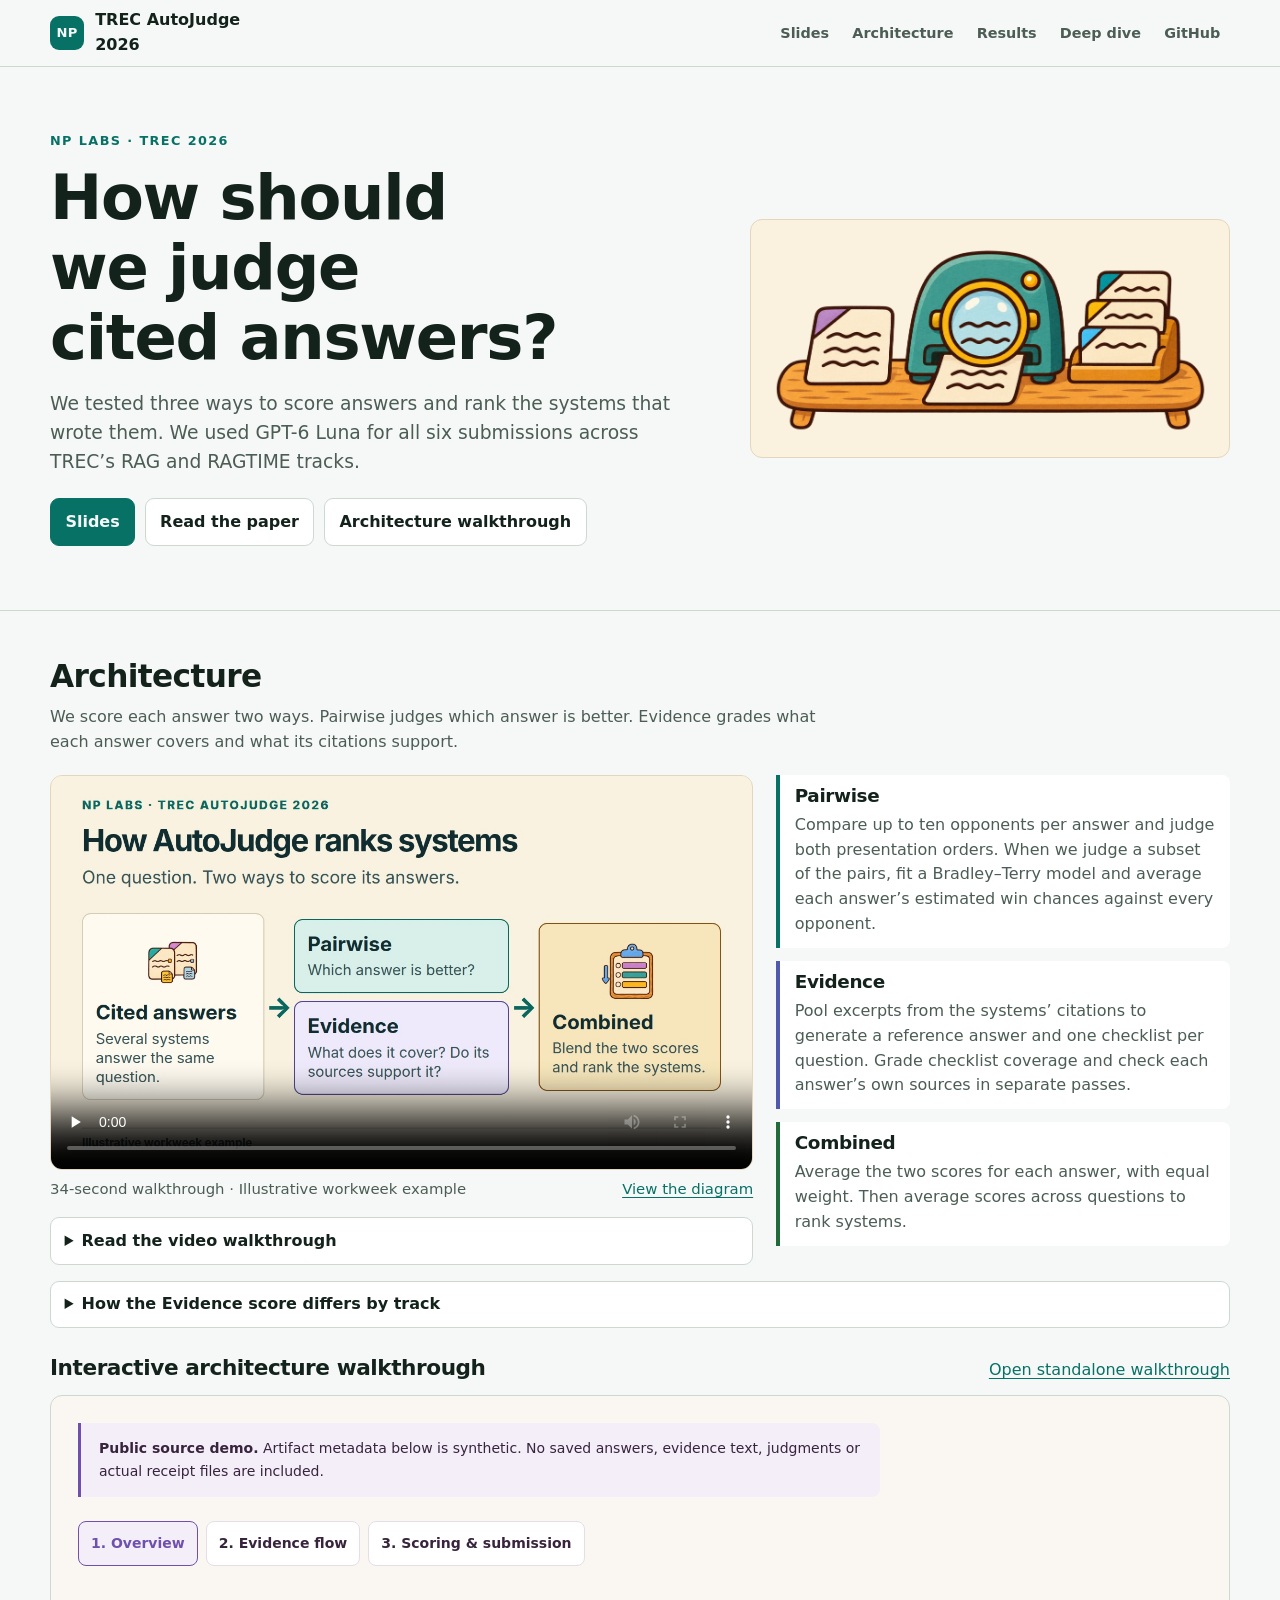
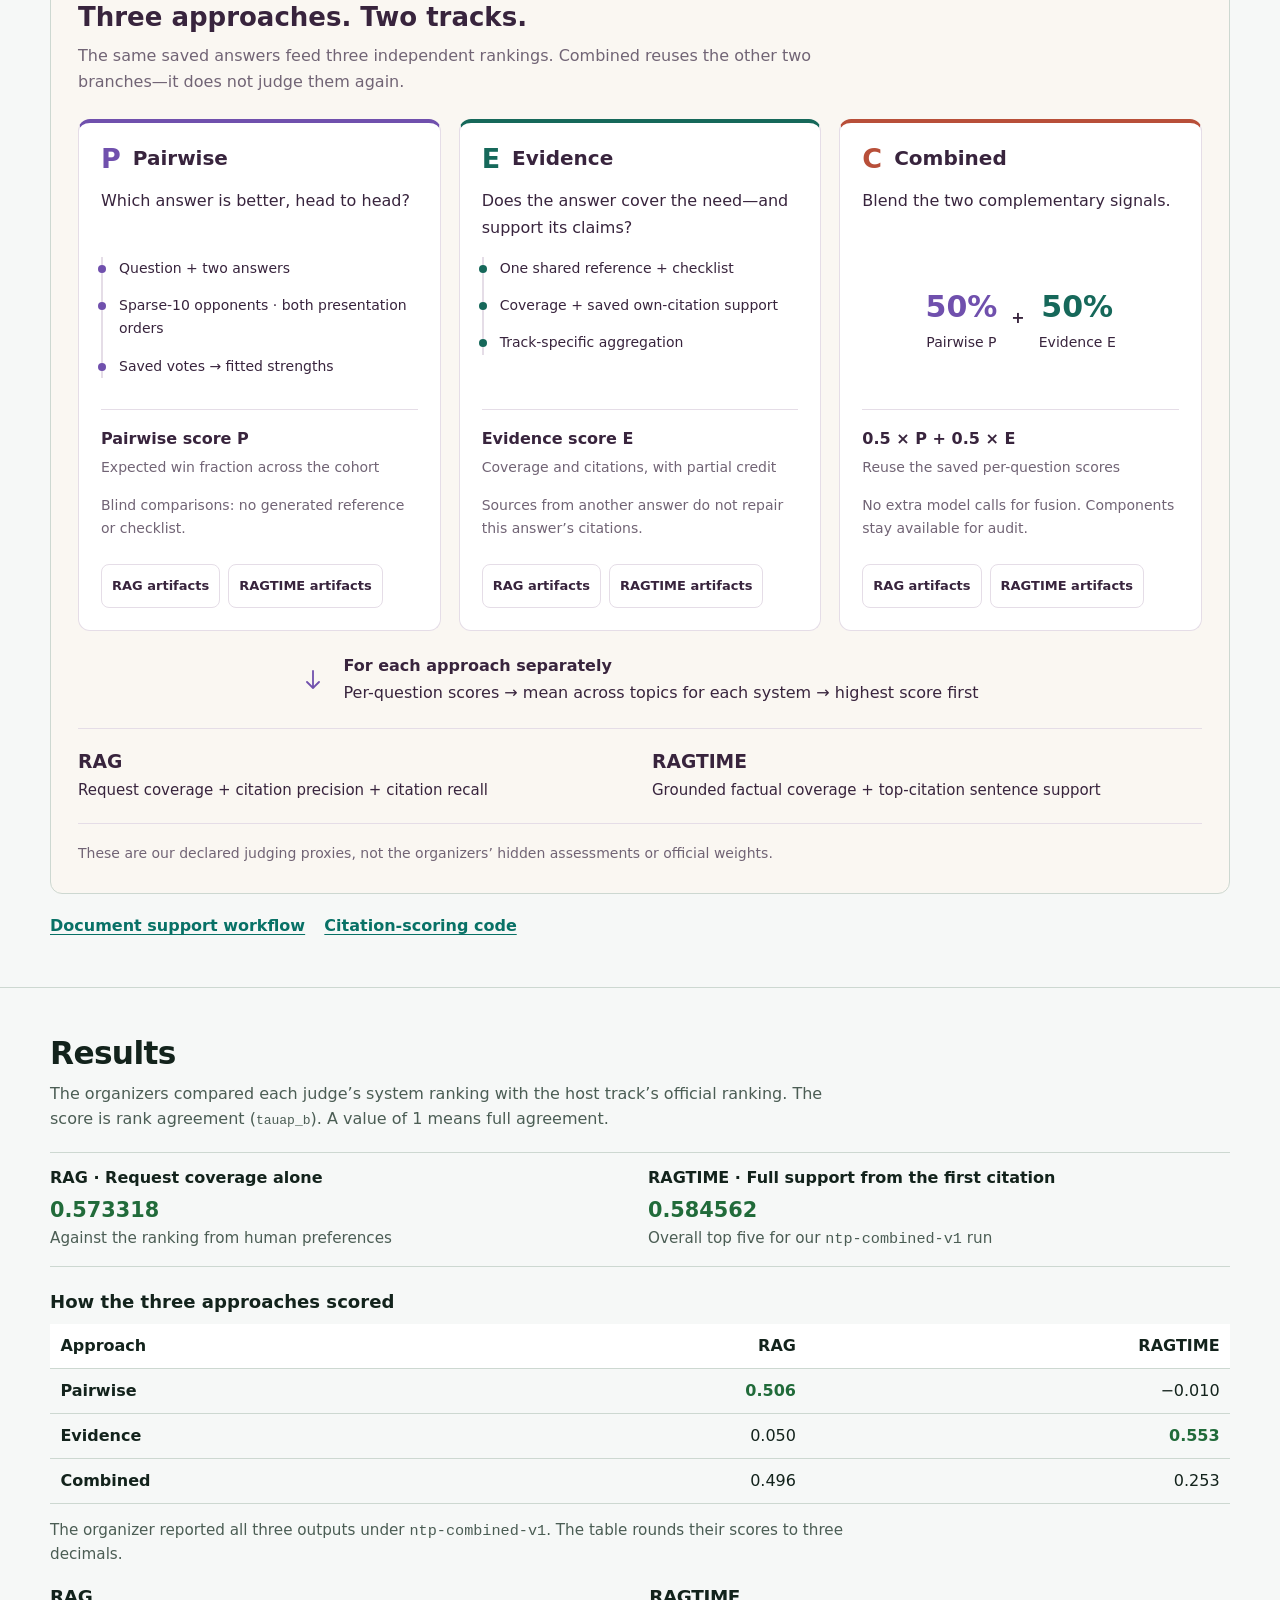
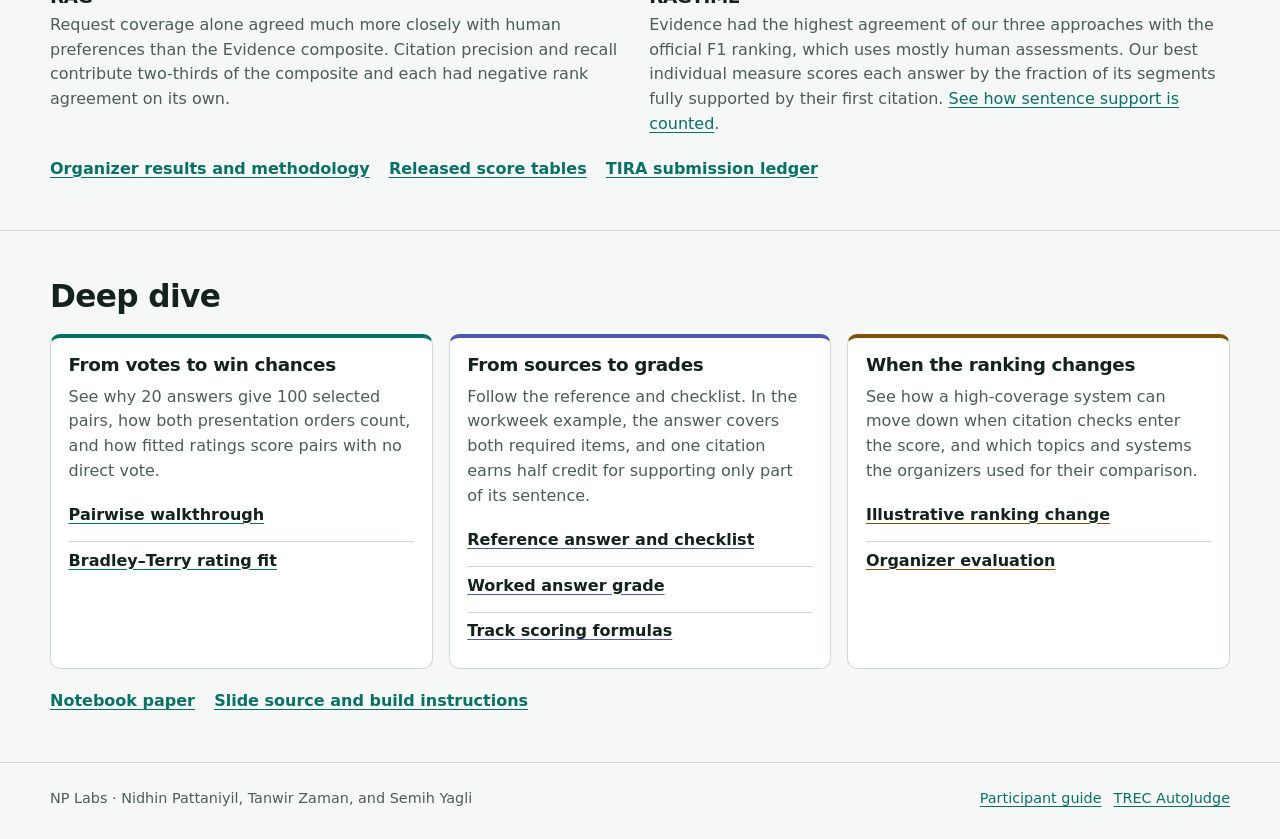
<file: index.html>
<!doctype html>
<html lang="en">
<head>
  <meta charset="utf-8">
  <meta name="viewport" content="width=device-width, initial-scale=1">
  <meta name="description" content="NP Labs at TREC AutoJudge 2026. Watch the judging walkthrough, explore the architecture, and see how the methods scored on RAG and RAGTIME.">
  <title>TREC AutoJudge 2026 · NP Labs</title>
  <link rel="stylesheet" href="docs/assets/project-site.css">
</head>
<body id="top">
  <a class="skip-link" href="#main">Skip to content</a>
  <header class="topbar">
    <div class="shell topbar-inner">
      <a class="brand" href="#top">
        <span class="brand-mark" aria-hidden="true">NP</span>
        <span>TREC AutoJudge 2026</span>
      </a>
      <nav aria-label="Project navigation">
        <a href="docs/paper/slides/talk.html">Slides</a>
        <a href="#architecture">Architecture</a>
        <a href="#results">Results</a>
        <a href="#deep-dive">Deep dive</a>
        <a href="https://github.com/npatta01/trec-auto-judge-2026">GitHub</a>
      </nav>
    </div>
  </header>

  <main id="main" tabindex="-1">
    <section class="hero" aria-labelledby="hero-title">
      <div class="shell hero-layout">
        <div>
          <p class="eyebrow">NP Labs · TREC 2026</p>
          <h1 id="hero-title">How should we judge cited answers?</h1>
          <p class="lede">We tested three ways to score answers and rank the systems that wrote them. We used GPT-6 Luna for all six submissions across TREC’s RAG and RAGTIME tracks.</p>
          <div class="actions">
            <a class="button primary" href="docs/paper/slides/talk.html">Slides</a>
            <a class="button" href="docs/paper/autojudge2026.pdf">Read the paper</a>
            <a class="button" href="#architecture-walkthrough">Architecture walkthrough</a>
          </div>
        </div>
        <img class="hero-art" src="docs/paper/slides/art/autojudge-cover.webp"
             width="1881" height="836" alt="An illustrated judging station examines an answer sheet beside a stack of ranked results.">
      </div>
    </section>

    <section class="section" id="architecture" aria-labelledby="architecture-title">
      <div class="shell">
        <h2 id="architecture-title">Architecture</h2>
        <p class="section-intro">We score each answer two ways. Pairwise judges which answer is better. Evidence grades what each answer covers and what its citations support.</p>
        <div class="architecture-layout">
          <div class="approach-video">
            <figure>
              <video controls playsinline preload="none" width="1280" height="720"
                     poster="docs/assets/autojudge-approach-poster.jpg"
                     aria-label="How AutoJudge ranks systems" aria-describedby="video-caption">
                <source src="docs/assets/autojudge-approach.mp4" type="video/mp4">
              </video>
              <figcaption id="video-caption">
                <span>34-second walkthrough · Illustrative workweek example</span>
                <a href="docs/assets/autojudge-approach-poster.jpg">View the diagram</a>
              </figcaption>
            </figure>
            <details class="section-details">
              <summary>Read the video walkthrough</summary>
              <ol>
                <li>Given several cited answers to a question, Pairwise compares answers in both orders. In the example, one win and one tie give Answer A 0.75 credit against B. Bradley–Terry fits ratings from the judged pairs.</li>
                <li>Evidence checks two required items, hours and wellbeing. Answer A covers both. One citation fully supports the hours, and the other supports reduced stress but leaves the profit claim unverified. Their support credits average to 0.75.</li>
                <li>Combined averages the Pairwise and Evidence scores for each answer. Averaging across questions gives each system a score. The organizers compare the resulting ranking with the official ranking.</li>
              </ol>
            </details>
          </div>
          <div class="method-details">
            <article class="method-detail">
              <h3>Pairwise</h3>
              <p>Compare up to ten opponents per answer and judge both presentation orders. When we judge a subset of the pairs, fit a Bradley–Terry model and average each answer’s estimated win chances against every opponent.</p>
            </article>
            <article class="method-detail indigo">
              <h3>Evidence</h3>
              <p>Pool excerpts from the systems’ citations to generate a reference answer and one checklist per question. Grade checklist coverage and check each answer’s own sources in separate passes.</p>
            </article>
            <article class="method-detail green">
              <h3>Combined</h3>
              <p>Average the two scores for each answer, with equal weight. Then average scores across questions to rank systems.</p>
            </article>
          </div>
        </div>
        <details class="section-details">
          <summary>How the Evidence score differs by track</summary>
          <dl class="track-details">
            <div><dt>RAG</dt><dd>Average request coverage, citation precision, and citation recall.</dd></div>
            <div><dt>RAGTIME</dt><dd>Average grounded factual coverage and partial-credit support from each segment’s first citation.</dd></div>
          </dl>
        </details>
        <section class="architecture-walkthrough" id="architecture-walkthrough" aria-labelledby="walkthrough-title">
          <div class="walkthrough-heading">
            <h3 id="walkthrough-title">Interactive architecture walkthrough</h3>
            <a href="docs/submission-architecture.html">Open standalone walkthrough</a>
          </div>
          <iframe class="walkthrough-frame" src="docs/submission-architecture.html?embed=1"
                  title="AutoJudge architecture and example submissions" loading="lazy"></iframe>
        </section>
        <ul class="section-links">
          <li><a href="https://github.com/npatta01/trec-auto-judge-2026/blob/main/docs/document-pipeline.md">Document support workflow</a></li>
          <li><a href="https://github.com/npatta01/trec-auto-judge-2026/tree/main/judges/generic">Citation-scoring code</a></li>
        </ul>
      </div>
    </section>

    <section class="section" id="results" aria-labelledby="results-title">
      <div class="shell">
        <h2 id="results-title">Results</h2>
        <p class="section-intro">The organizers compared each judge’s system ranking with the host track’s official ranking. The score is rank agreement (<code>tauap_b</code>). A value of 1 means full agreement.</p>
        <dl class="facts" aria-label="Our best organizer scores">
          <div>
            <dt>RAG · Request coverage alone</dt>
            <dd><strong>0.573318</strong><span>Against the ranking from human preferences</span></dd>
          </div>
          <div>
            <dt>RAGTIME · Full support from the first citation</dt>
            <dd><strong>0.584562</strong><span>Overall top five for our <code>ntp-combined-v1</code> run</span></dd>
          </div>
        </dl>
        <div class="score-table" tabindex="0" role="region" aria-label="Approach scores by track">
          <table>
            <caption>How the three approaches scored</caption>
            <thead>
              <tr><th scope="col">Approach</th><th scope="col">RAG</th><th scope="col">RAGTIME</th></tr>
            </thead>
            <tbody>
              <tr><th scope="row">Pairwise</th><td><strong>0.506</strong></td><td>−0.010</td></tr>
              <tr><th scope="row">Evidence</th><td>0.050</td><td><strong>0.553</strong></td></tr>
              <tr><th scope="row">Combined</th><td>0.496</td><td>0.253</td></tr>
            </tbody>
          </table>
        </div>
        <p class="score-note">The organizer reported all three outputs under <code>ntp-combined-v1</code>. The table rounds their scores to three decimals.</p>
        <div class="track-details">
          <div>
            <h3>RAG</h3>
            <p>Request coverage alone agreed much more closely with human preferences than the Evidence composite. Citation precision and recall contribute two-thirds of the composite and each had negative rank agreement on its own.</p>
          </div>
          <div>
            <h3>RAGTIME</h3>
            <p>Evidence had the highest agreement of our three approaches with the official F1 ranking, which uses mostly human assessments. Our best individual measure scores each answer by the fraction of its segments fully supported by their first citation. <a href="docs/paper/slides/talk.html#/ragtime-measures">See how sentence support is counted</a>.</p>
          </div>
        </div>
        <ul class="section-links">
          <li><a href="https://github.com/npatta01/trec-auto-judge-2026/blob/main/docs/organizer-results-2026-11-13.md">Organizer results and methodology</a></li>
          <li><a href="https://github.com/npatta01/trec-auto-judge-2026/tree/main/docs/organizer-results/2026-11-13">Released score tables</a></li>
          <li><a href="https://github.com/npatta01/trec-auto-judge-2026/blob/main/docs/submission-ledger.md">TIRA submission ledger</a></li>
        </ul>
      </div>
    </section>

    <section class="section" id="deep-dive" aria-labelledby="deep-dive-title">
      <div class="shell">
        <h2 id="deep-dive-title">Deep dive</h2>
        <div class="card-grid">
          <article class="card">
            <h3>From votes to win chances</h3>
            <p>See why 20 answers give 100 selected pairs, how both presentation orders count, and how fitted ratings score pairs with no direct vote.</p>
            <ul>
              <li><a href="docs/paper/slides/talk.html#/pairwise-overview">Pairwise walkthrough</a></li>
              <li><a href="docs/paper/slides/talk.html#/bradley-terry">Bradley–Terry rating fit</a></li>
            </ul>
          </article>
          <article class="card indigo">
            <h3>From sources to grades</h3>
            <p>Follow the reference and checklist. In the workweek example, the answer covers both required items, and one citation earns half credit for supporting only part of its sentence.</p>
            <ul>
              <li><a href="docs/paper/slides/talk.html#/coverage">Reference answer and checklist</a></li>
              <li><a href="docs/paper/slides/talk.html#/answer-grade">Worked answer grade</a></li>
              <li><a href="docs/paper/slides/talk.html#/track-scores">Track scoring formulas</a></li>
            </ul>
          </article>
          <article class="card amber">
            <h3>When the ranking changes</h3>
            <p>See how a high-coverage system can move down when citation checks enter the score, and which topics and systems the organizers used for their comparison.</p>
            <ul>
              <li><a href="docs/paper/slides/talk.html#/approach-results">Illustrative ranking change</a></li>
              <li><a href="docs/paper/slides/talk.html#/meta-evaluation">Organizer evaluation</a></li>
            </ul>
          </article>
        </div>
        <ul class="section-links">
          <li><a href="docs/paper/autojudge2026.pdf">Notebook paper</a></li>
          <li><a href="https://github.com/npatta01/trec-auto-judge-2026/tree/main/docs/paper/slides">Slide source and build instructions</a></li>
        </ul>
      </div>
    </section>
  </main>

  <footer class="shell">
    <p>NP Labs · Nidhin Pattaniyil, Tanwir Zaman, and Semih Yagli</p>
    <nav aria-label="Project references">
      <a href="https://github.com/trec-auto-judge/.github/blob/main/profile/howto/README.md">Participant guide</a>
      <a href="https://trec-auto-judge.cs.unh.edu/">TREC AutoJudge</a>
    </nav>
  </footer>
</body>
</html>
</file>
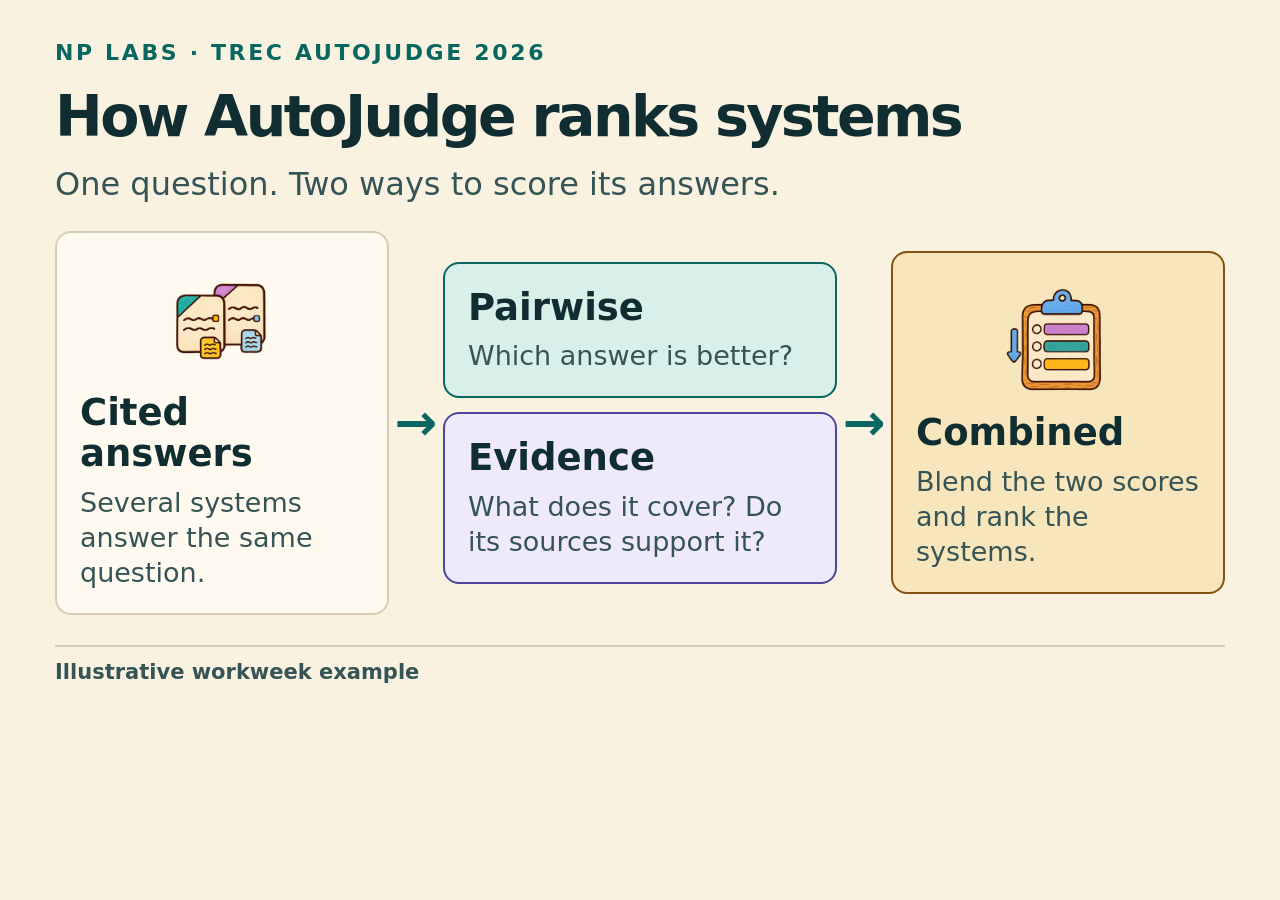
<file: docs/approach-storyboard.html>
<!doctype html>
<html lang="en">
<head>
  <meta charset="utf-8">
  <title>How AutoJudge ranks systems · Video source</title>
  <style>
    :root {
      --paper: #faf2e1;
      --panel: #fffaf0;
      --ink: #102e31;
      --muted: #365456;
      --line: #d7cdb6;
      --teal: #08675f;
      --teal-soft: #d9efea;
      --indigo: #4e459b;
      --indigo-soft: #eee9fb;
      --amber: #875210;
      --amber-soft: #f7e5bc;
      font-family: Inter, system-ui, sans-serif;
    }
    * { box-sizing: border-box; }
    body {
      margin: 0;
      width: 1280px;
      height: 720px;
      padding: 40px 55px 36px;
      display: grid;
      grid-template-rows: auto 1fr auto;
      gap: 22px;
      overflow: hidden;
      background: var(--paper);
      color: var(--ink);
    }
    [hidden] { display: none !important; }
    h1, h2, h3, p { margin: 0; }
    h1, h2 { font-size: 57px; letter-spacing: -.045em; line-height: 1.05; }
    h3 { font-size: 37px; line-height: 1.12; }
    p { line-height: 1.3; }
    header {
      color: var(--teal);
      font-size: 22px;
      font-weight: 850;
      letter-spacing: .12em;
      text-transform: uppercase;
    }
    main { min-height: 0; }
    .scene {
      height: 100%;
      display: flex;
      flex-direction: column;
      gap: 17px;
    }
    .intro { color: var(--muted); font-size: 32px; }
    .overview-flow {
      display: grid;
      grid-template-columns: 1fr 54px 1.18fr 54px 1fr;
      align-items: center;
      flex: 1;
      min-height: 0;
    }
    .flow-node {
      display: grid;
      gap: 10px;
      padding: 23px;
      border: 2px solid var(--line);
      border-radius: 16px;
      background: var(--panel);
    }
    .flow-node p { color: var(--muted); font-size: 27px; }
    .branch-stack { display: grid; gap: 14px; }
    .teal { background: var(--teal-soft); border-color: var(--teal); }
    .indigo { background: var(--indigo-soft); border-color: var(--indigo); }
    .amber { background: var(--amber-soft); border-color: var(--amber); }
    .arrow {
      display: grid;
      place-items: center;
      color: var(--teal);
      font-size: 51px;
      font-weight: 800;
    }
    .answer-art, .rank-art {
      justify-self: center;
      display: block;
      width: 160px;
      height: 126px;
      object-fit: contain;
    }
    .pair-deck { position: relative; height: 154px; margin-top: 5px; }
    .answer {
      position: absolute;
      top: 0;
      width: 48.4%;
      min-height: 145px;
      padding: 19px 22px;
      border: 2px solid;
      border-radius: 15px;
    }
    .answer span { display: block; margin-top: 7px; color: var(--muted); font-size: 27px; }
    .answer.teal { border-color: var(--teal); }
    .answer.indigo { border-color: var(--indigo); }
    #answer-a { left: calc(var(--swap, 0) * 51.6%); transform: translateY(var(--lift, 0px)); z-index: 1; }
    #answer-b { left: calc((1 - var(--swap, 0)) * 51.6%); transform: translateY(calc(-1 * var(--lift, 0px))); }
    .votes {
      display: grid;
      grid-template-columns: 1fr 1fr;
      gap: 18px;
      margin-top: 2px;
    }
    .votes p, .pair-credit {
      padding: 13px 19px;
      border-radius: 10px;
      background: var(--panel);
      border: 2px solid var(--line);
      font-size: 30px;
    }
    .pair-credit strong { color: var(--teal); }
    .small-note { color: var(--muted); font-size: 27px; }
    .answer-line {
      padding: 16px 21px;
      border-left: 6px solid var(--teal);
      background: var(--panel);
      font-size: 32px;
    }
    mark {
      padding: 0 4px;
      border-radius: 4px;
      background: transparent;
      color: inherit;
    }
    .show-hours #hours, .show-stress #stress { background: var(--teal-soft); }
    .show-stress #profits { background: var(--amber-soft); }
    .evidence-grid, .combine-grid {
      display: grid;
      grid-template-columns: 1fr 1fr;
      gap: 22px;
    }
    .measure-card {
      padding: 19px 21px;
      border: 2px solid;
      border-radius: 14px;
    }
    .measure-card.teal { border-color: var(--teal); }
    .measure-card.indigo { border-color: var(--indigo); }
    .measure-card p { margin-top: 9px; font-size: 30px; }
    .measure-card strong { font-variant-numeric: tabular-nums; }
    .measure-total {
      padding-top: 9px;
      border-top: 1px solid var(--line);
      font-weight: 800;
    }
    .combine-grid {
      position: relative;
      gap: 23px;
      align-items: stretch;
    }
    .combine-grid .measure-card { padding-block: 23px; }
    .merge-equation {
      display: flex;
      align-items: baseline;
      gap: 20px;
      margin-top: 9px;
      padding: 16px 22px;
      background: var(--amber-soft);
      border: 2px solid var(--amber);
      border-radius: 14px;
      font-size: 32px;
    }
    .merge-equation strong { font-size: 39px; }
    .system-rank {
      display: flex;
      align-items: center;
      gap: 23px;
      font-size: 32px;
    }
    .system-rank img { width: 126px; height: 126px; object-fit: contain; }
    .system-rank span { color: var(--muted); }
    footer {
      display: flex;
      align-items: center;
      gap: 26px;
      padding-top: 13px;
      border-top: 2px solid var(--line);
      color: var(--muted);
      font-size: 21px;
      font-weight: 650;
    }
    .progress { flex: 1; height: 5px; border-radius: 4px; background: var(--line); }
    .progress span {
      display: block;
      width: 100%;
      height: 100%;
      border-radius: inherit;
      background: var(--teal);
      transform: scaleX(var(--progress, 0));
      transform-origin: left;
    }
  </style>
</head>
<body>
  <header>NP Labs · TREC AutoJudge 2026</header>
  <main>
    <section class="scene" id="overview">
      <h1>How AutoJudge ranks systems</h1>
      <p class="intro">One question. Two ways to score its answers.</p>
      <div class="overview-flow">
        <div class="flow-node" id="start">
          <img class="answer-art" src="paper/slides/art/cited-answers.webp" width="1254" height="1254" alt="">
          <h3>Cited answers</h3>
          <p>Several systems answer the same question.</p>
        </div>
        <span class="arrow" id="split-arrow" aria-hidden="true">→</span>
        <div class="branch-stack">
          <div class="flow-node teal" id="pairwise-node">
            <h3>Pairwise</h3>
            <p>Which answer is better?</p>
          </div>
          <div class="flow-node indigo" id="evidence-node">
            <h3>Evidence</h3>
            <p>What does it cover? Do its sources support it?</p>
          </div>
        </div>
        <span class="arrow" id="merge-arrow" aria-hidden="true">→</span>
        <div class="flow-node amber" id="combined-node">
          <img class="rank-art" src="paper/slides/art/system-ranking.webp" width="1254" height="1254" alt="">
          <h3>Combined</h3>
          <p>Blend the two scores and rank the systems.</p>
        </div>
      </div>
    </section>

    <section class="scene" id="pairwise" hidden>
      <h2>Pairwise compares both orders</h2>
      <p class="intro">How does a four-day workweek change hours and wellbeing?</p>
      <div class="pair-deck">
        <article class="answer teal" id="answer-a"><h3>Answer A</h3><span>32 hours a week, less stress and double profits</span></article>
        <article class="answer indigo" id="answer-b"><h3>Answer B</h3><span>More time off</span></article>
      </div>
      <div class="votes">
        <p id="first-vote"><strong>A then B</strong> · A wins</p>
        <p id="second-vote"><strong>B then A</strong> · Tie</p>
      </div>
      <p class="pair-credit" id="pair-credit">A’s credit vs B <strong>(1 + 0.5) / 2 = 0.75</strong></p>
      <p class="small-note" id="pair-note">Bradley–Terry fits ratings from the judged pairs.</p>
    </section>

    <section class="scene" id="evidence" hidden>
      <h2>Evidence checks claims and citations</h2>
      <p class="answer-line"><mark id="hours">32 hours a week [1]</mark>. <mark id="stress">Less stress</mark> and <mark id="profits">double profits</mark> [2].</p>
      <div class="evidence-grid">
        <article class="measure-card teal" id="coverage-card">
          <h3>Checklist coverage</h3>
          <p>✓ Hours</p>
          <p>✓ Wellbeing</p>
          <p class="measure-total">Both covered · 1.00</p>
        </article>
        <article class="measure-card indigo" id="citation-card">
          <h3>Citation support</h3>
          <p><strong>[1] 1.0</strong> · Supports the hours</p>
          <p id="partial"><strong>[2] 0.5</strong> · Supports stress only</p>
          <p class="measure-total" id="citation-total">Mean support · 0.75</p>
        </article>
      </div>
      <p class="small-note" id="evidence-note">The source gives no support for the profit claim.</p>
    </section>

    <section class="scene" id="combined" hidden>
      <h2>Combined blends the answer scores</h2>
      <div class="combine-grid">
        <article class="measure-card teal" id="combine-pairwise"><h3>Pairwise score</h3><p>Weight <strong>50%</strong></p></article>
        <article class="measure-card indigo" id="combine-evidence"><h3>Evidence score</h3><p>Weight <strong>50%</strong></p></article>
      </div>
      <p class="merge-equation" id="merge-score"><strong>Combined</strong> Half of each score for the answer</p>
      <div class="system-rank" id="system-rank">
        <img src="paper/slides/art/system-ranking.webp" width="1254" height="1254" alt="">
        <p><strong>Rank the systems</strong><br><span>Average each system’s scores across questions.</span></p>
      </div>
      <p class="small-note" id="rank-note">The organizers compare that ranking with the official one.</p>
    </section>
  </main>
  <footer>
    <span>Illustrative workweek example</span>
    <div class="progress" id="progress" aria-hidden="true"><span></span></div>
  </footer>
  <script>
    const byId = (id) => document.getElementById(id);
    const scenes = [...document.querySelectorAll(".scene")];
    const startTimes = [0, 6, 15, 25];
    const duration = 34;
    const progress = byId("progress");
    const smooth = (time) => {
      const t = Math.min(1, Math.max(0, time));
      return t * t * (3 - 2 * t);
    };

    // The renderer samples this timeline rather than using a real-time clock.
    window.approachDuration = duration;
    window.renderApproach = (seconds, poster = false) => {
      const sceneIndex = startTimes.findLastIndex((start) => seconds >= start);
      const time = seconds - startTimes[sceneIndex];
      const frame = [sceneIndex];
      scenes.forEach((scene, index) => { scene.hidden = index !== sceneIndex; });
      if (poster) {
        progress.hidden = true;
      } else {
        progress.hidden = false;
        // Move one step every quarter-second so reading pauses reuse frames.
        const fraction = Math.floor(seconds * 4) / (duration * 4);
        progress.style.setProperty("--progress", fraction);
        frame.push(fraction);
      }

      const reveal = (id, start) => {
        const amount = poster ? 1 : smooth((time - start) / .48);
        const item = byId(id);
        item.style.opacity = amount;
        item.style.transform = "translateY(" + 12 * (1 - amount) + "px)";
        frame.push(amount);
      };

      if (sceneIndex === 0) {
        reveal("split-arrow", .65);
        reveal("pairwise-node", .8);
        reveal("evidence-node", 1.25);
        reveal("merge-arrow", 1.9);
        reveal("combined-node", 2.05);
      } else if (sceneIndex === 1) {
        const swap = smooth((time - 2.8) / 1.15);
        const deck = byId("answer-a").parentElement;
        deck.style.setProperty("--swap", swap);
        deck.style.setProperty("--lift", -48 * Math.sin(Math.PI * swap) + "px");
        frame.push(swap);
        reveal("first-vote", .75);
        reveal("second-vote", 4);
        reveal("pair-credit", 4.85);
        reveal("pair-note", 5.55);
      } else if (sceneIndex === 2) {
        const scene = scenes[sceneIndex];
        scene.classList.toggle("show-hours", time >= .85);
        scene.classList.toggle("show-stress", time >= 3.55);
        frame.push(time >= .85, time >= 3.55);
        reveal("coverage-card", .8);
        reveal("citation-card", 2);
        reveal("partial", 3.55);
        reveal("citation-total", 5.15);
        reveal("evidence-note", 5.45);
      } else {
        reveal("combine-pairwise", .2);
        reveal("combine-evidence", .65);
        reveal("merge-score", 1.65);
        reveal("system-rank", 3.25);
        reveal("rank-note", 4.75);
      }
      return frame.join(",");
    };

    window.renderApproach(4, true);
  </script>
</body>
</html>
</file>
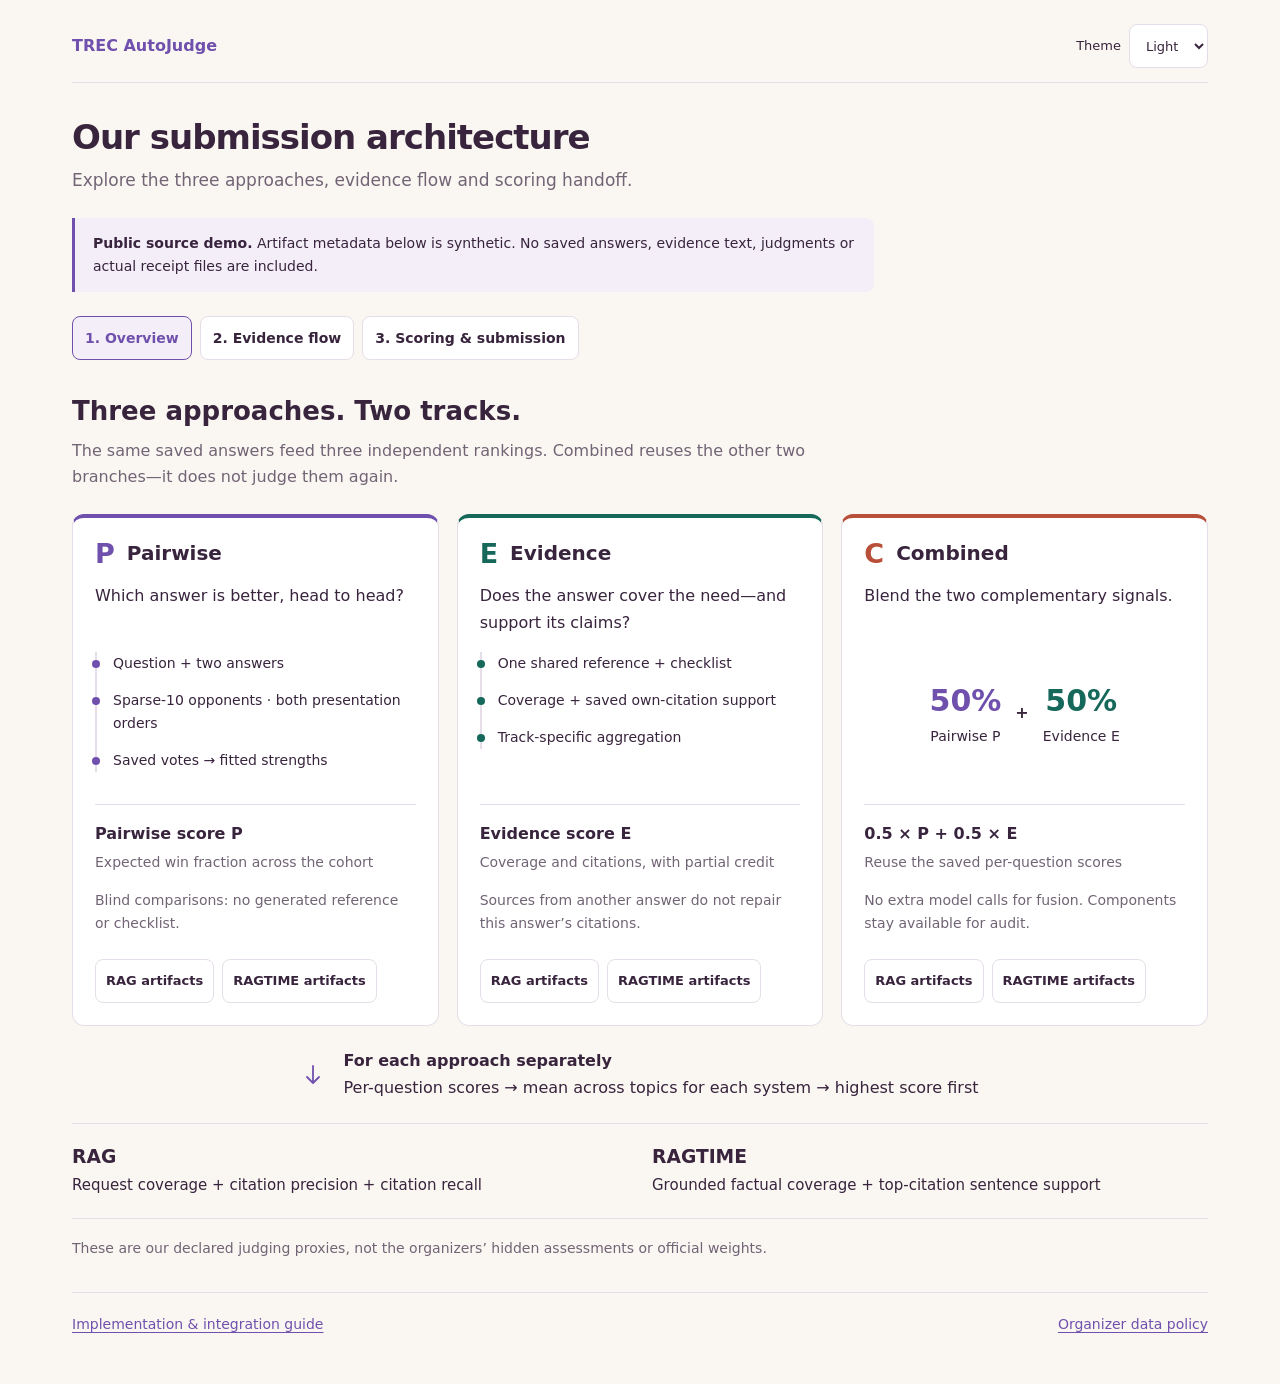
<file: docs/submission-architecture.html>
<!doctype html>
<html lang="en" data-theme="light">
<head>
<meta charset="utf-8">
<meta name="viewport" content="width=device-width, initial-scale=1">
<meta name="color-scheme" content="light dark">
<title>TREC AutoJudge · Submission architecture</title>
<link rel="stylesheet" href="assets/architecture-theme.css">
<link rel="stylesheet" href="assets/submission-architecture.css">
</head>
<body>
<main id="hub">
  <header class="app-toolbar">
    <a class="viewer-brand" href="submission-architecture.md">TREC AutoJudge</a>
    <label class="theme-switch">Theme <select id="theme"><option value="light">Light</option><option value="dark">Dark</option></select></label>
  </header>
  <h1>Our submission architecture</h1>
  <p class="subtitle">Explore the three approaches, evidence flow and scoring handoff.</p>
  <p class="notice" id="demo-notice"><strong>Public source demo.</strong> Artifact metadata below is synthetic. No saved answers, evidence text, judgments or actual receipt files are included.</p>
<section id="viewer" aria-label="Submission architecture">
  <header>
    <div>
      <nav role="tablist" aria-label="Architecture sections">
        <button id="architecture-tab-0" type="button" role="tab" data-figure="0" aria-controls="architecture-overview" aria-selected="true">1. Overview</button>
        <button id="architecture-tab-1" type="button" role="tab" data-figure="1" aria-controls="architecture-evidence" aria-selected="false" tabindex="-1">2. Evidence flow</button>
        <button id="architecture-tab-2" type="button" role="tab" data-figure="2" aria-controls="architecture-scoring" aria-selected="false" tabindex="-1">3. Scoring &amp; submission</button>
      </nav>
    </div>
  </header>
  <section id="architecture-overview" class="architecture-panel" role="tabpanel" aria-labelledby="architecture-tab-0">
    <h2>Three approaches. Two tracks.</h2>
    <p class="architecture-intro">The same saved answers feed three independent rankings. Combined reuses the other two branches—it does not judge them again.</p>
    <div class="architecture-methods">
      <article class="architecture-method architecture-pairwise">
        <div class="architecture-method-title"><span class="architecture-symbol">P</span><h3>Pairwise</h3></div>
        <p>Which answer is better, head to head?</p>
        <ol class="architecture-mini-flow"><li>Question + two answers</li><li>Sparse-10 opponents · both presentation orders</li><li>Saved votes → fitted strengths</li></ol>
        <div class="architecture-output"><strong>Pairwise score P</strong><span>Expected win fraction across the cohort</span></div>
        <p class="architecture-footnote">Blind comparisons: no generated reference or checklist.</p>
        <div class="architecture-links"><button type="button" data-architecture-package="rag:pairwise">RAG artifacts</button><button type="button" data-architecture-package="ragtime:pairwise">RAGTIME artifacts</button></div>
      </article>
      <article class="architecture-method architecture-evidence">
        <div class="architecture-method-title"><span class="architecture-symbol">E</span><h3>Evidence</h3></div>
        <p>Does the answer cover the need—and support its claims?</p>
        <ol class="architecture-mini-flow"><li>One shared reference + checklist</li><li>Coverage + saved own-citation support</li><li>Track-specific aggregation</li></ol>
        <div class="architecture-output"><strong>Evidence score E</strong><span>Coverage and citations, with partial credit</span></div>
        <p class="architecture-footnote">Sources from another answer do not repair this answer’s citations.</p>
        <div class="architecture-links"><button type="button" data-architecture-package="rag:evidence">RAG artifacts</button><button type="button" data-architecture-package="ragtime:evidence">RAGTIME artifacts</button></div>
      </article>
      <article class="architecture-method architecture-combined">
        <div class="architecture-method-title"><span class="architecture-symbol">C</span><h3>Combined</h3></div>
        <p>Blend the two complementary signals.</p>
        <div class="architecture-blend" aria-label="Half pairwise plus half evidence"><span><strong>50%</strong>Pairwise P</span><b aria-hidden="true">+</b><span><strong>50%</strong>Evidence E</span></div>
        <div class="architecture-output"><strong>0.5 × P + 0.5 × E</strong><span>Reuse the saved per-question scores</span></div>
        <p class="architecture-footnote">No extra model calls for fusion. Components stay available for audit.</p>
        <div class="architecture-links"><button type="button" data-architecture-package="rag:combined">RAG artifacts</button><button type="button" data-architecture-package="ragtime:combined">RAGTIME artifacts</button></div>
      </article>
    </div>
    <div class="architecture-bridge"><svg viewBox="0 0 24 24" aria-hidden="true"><path d="M12 3v17m-6-6 6 6 6-6"/></svg><p><strong>For each approach separately</strong><br>Per-question scores → mean across topics for each system → highest score first</p></div>
    <div class="architecture-tracks"><div><h3>RAG</h3><p>Request coverage + citation precision + citation recall</p></div><div><h3>RAGTIME</h3><p>Grounded factual coverage + top-citation sentence support</p></div></div>
    <p class="architecture-caveat">These are our declared judging proxies, not the organizers’ hidden assessments or official weights.</p>
  </section>
  <section id="architecture-evidence" class="architecture-panel" role="tabpanel" aria-labelledby="architecture-tab-1" hidden>
    <h2>One checklist. Separate judgments.</h2>
    <p class="architecture-intro">Build a common judging aid once per question. Evaluate each answer against it, then join coverage to that answer’s own saved evidence.</p>
    <ol class="architecture-flow">
      <li><span class="architecture-step">1</span><div><h3>Save claim–citation judgments</h3><p>Check claims against their cited documents. Retain support labels, segment IDs and provenance so successful work can be reused.</p><div class="architecture-support"><span>Full support <strong>1</strong></span><span>Partial support <strong>0.5</strong></span><span>Unsupported / uncertain <strong>0</strong></span></div></div></li>
      <li><span class="architecture-step">2</span><div><h3>Generate a shared reference + checklist</h3><p>The full question guides both outputs. Use pooled evidence excerpts when they fit; otherwise use exact-deduplicated validated claims with provenance.</p><details><summary>What goes into the reference?</summary><p>Fully supported claims can supply candidate facts. Partial claims remain flagged, non-citable guidance in the compact route—not fully established compound facts. There is no silent truncation.</p><p>The reference obeys the question’s answer limit. The checklist and unresolved gaps are separate. This is an internal judging aid, not official gold.</p></details><details><summary>What makes a checklist item count?</summary><p>Each item has a factual/request kind and core/optional priority. Freeze one checklist for all answers. Accepted alternatives are sufficient routes, not extra obligations; missing optional details does not lower coverage.</p></details></div></li>
      <li><span class="architecture-step">3</span><div><h3>Grade coverage only</h3><p>The grader sees the question, checklist and submitted answer segments. It does not see source documents or citation-support labels.</p><div class="architecture-output"><strong>Covered · Partial · Missing</strong><span>Each decision points to exact answer segment IDs</span></div></div></li>
      <li><span class="architecture-step">4</span><div><h3>Join coverage to own-citation support</h3><p>Code joins those segment IDs to saved citation judgments. When needed, a bounded alignment resolves which supported portion of a partial claim covers a factual item.</p><p class="architecture-footnote">Coverage is not the same as grounding. The original citation labels stay unchanged.</p></div></li>
      <li><span class="architecture-step">5</span><div><h3>Apply the track’s formula</h3><p>RAG combines request coverage, citation precision and recall. RAGTIME combines grounded factual coverage and top-citation support. Retain the components and intermediate judgments for audit.</p><button type="button" data-architecture-next="2">See scoring &amp; submission</button></div></li>
    </ol>
  </section>
  <section id="architecture-scoring" class="architecture-panel" role="tabpanel" aria-labelledby="architecture-tab-2" hidden>
    <h2>From judgments to submissions</h2>
    <p class="architecture-intro">Track-specific evidence scores, independent ranking outputs, and a receipt-backed handoff.</p>
    <div class="architecture-formulas">
      <article><h3>RAG evidence score</h3><p class="architecture-equation">E = mean of three components</p><dl><div><dt>Request coverage</dt><dd>Core checklist coverage, including partial credit</dd></div><div><dt>Citation precision</dt><dd>Average credit per citation pair</dd></div><div><dt>Citation recall</dt><dd>Best single citation credit per substantive segment</dd></div></dl></article>
      <article><h3>RAGTIME evidence score</h3><p class="architecture-equation">E = mean of two components</p><dl><div><dt>Grounded factual coverage</dt><dd>Factual-core checklist items supported by the answer’s own evidence</dd></div><div><dt>Top-citation sentence support</dt><dd>Credit for the top-priority citation per substantive segment</dd></div></dl></article>
    </div>
    <div class="architecture-credit-rule"><h3>Partial support earns partial credit</h3><div class="architecture-support"><span>Full support <strong>1</strong></span><span>Partial support <strong>0.5</strong></span><span>Unsupported / uncertain <strong>0</strong></span></div><p>Exclude only explicitly flagged non-claim segments. A factual heading is still a claim. Optional checklist items do not lower coverage.</p></div>
    <div class="architecture-ranking"><h3>Three outputs, ranked independently</h3><div><span><strong>Pairwise</strong>P</span><span><strong>Evidence</strong>E</span><span><strong>Combined</strong>0.5 × P + 0.5 × E</span></div><p>For each method: per-question scores → each system’s mean across topics → higher score ranks first.</p></div>
    <section class="architecture-handoff" aria-labelledby="architecture-handoff-title"><h3 id="architecture-handoff-title">Verified handoff</h3><ol><li><strong>Validate</strong><span>Completeness, replay, fusion, custody and container checks</span></li><li><strong>Package</strong><span>Numeric leaderboard + sidecars; raw judgments stay private</span></li><li><strong>Upload</strong><span>TIRA data submission</span></li><li><strong>Record</strong><span>Confirmed receipt + submission ledger</span></li></ol></section>
    <div class="architecture-receipts"><h3>Example artifact packages</h3><p id="architecture-receipt-summary" class="architecture-footnote"></p><div id="architecture-submissions"></div><p class="architecture-caveat">These six links illustrate the package handoff. This public demo contains no actual submission receipts or saved competition scores.</p></div>
    <p class="architecture-caveat">Declared proxy formulas—not official organizer weights. Implementation map as of 12 October 2026.</p>
  </section>
</section>
<section id="demo-package" class="demo-package" hidden aria-labelledby="demo-package-title">
  <h2 id="demo-package-title" tabindex="-1">Example package</h2>
  <p id="demo-package-description"></p>
  <p class="architecture-caveat">This is a synthetic example, not a TIRA receipt. No files are uploaded and no model calls are made.</p>
</section>
<footer><a href="submission-architecture.md">Implementation &amp; integration guide</a><a href="https://github.com/trec-auto-judge/.github/blob/main/profile/howto/data-policy.md" target="_blank" rel="noopener">Organizer data policy</a></footer>
</main>
<script id="architecture-data" type="application/json">{"demo":true,"packages":[{"track":"rag","method":"pairwise","group":"DEMO-P-RAG"},{"track":"ragtime","method":"pairwise","group":"DEMO-P-RAGTIME"},{"track":"rag","method":"evidence","group":"DEMO-E-RAG"},{"track":"ragtime","method":"evidence","group":"DEMO-E-RAGTIME"},{"track":"rag","method":"combined","group":"DEMO-C-RAG"},{"track":"ragtime","method":"combined","group":"DEMO-C-RAGTIME"}]}</script>
<script src="assets/submission-architecture.js"></script>
<script src="assets/architecture-demo.js"></script>
</body>
</html>
</file>
<file: docs/assets/project-site.css>
:root {
  color-scheme: light dark;
  --bg: #f6f8f7;
  --panel: #fff;
  --ink: #13231c;
  --muted: #4b5d54;
  --line: #cdd8d1;
  --teal: #087166;
  --indigo: #5059ad;
  --green: #216b3a;
  --amber: #80510f;
  --art-bg: #fbf1df;
  --art-line: #e3d6bc;
  font-family: Inter, ui-sans-serif, system-ui, -apple-system, BlinkMacSystemFont, "Segoe UI", sans-serif;
}

@media (prefers-color-scheme: dark) {
  :root {
    --bg: #0d1411;
    --panel: #17211c;
    --ink: #f0f6f2;
    --muted: #bac7bf;
    --line: #2f3b35;
    --teal: #69d8ca;
    --indigo: #aab4ff;
    --green: #82dda0;
    --amber: #f0c46f;
    --art-bg: #efe1c5;
    --art-line: #49443c;
  }
}

* { box-sizing: border-box; }

html { scroll-padding-top: 76px; }

body {
  margin: 0;
  background: var(--bg);
  color: var(--ink);
  line-height: 1.55;
  overflow-wrap: anywhere;
}

a { color: var(--teal); text-underline-offset: .2em; }
a:focus-visible {
  border-radius: 4px;
  outline: 3px solid var(--amber);
  outline-offset: 4px;
}

.skip-link {
  position: absolute;
  z-index: 2;
  inset: .75rem auto auto .75rem;
  padding: .5rem .75rem;
  background: var(--panel);
  transform: translateY(calc(-100% - 1rem));
}
.skip-link:focus { transform: none; }

.shell {
  width: min(1180px, calc(100% - 2rem));
  margin-inline: auto;
}

.topbar {
  position: sticky;
  top: 0;
  z-index: 1;
  border-bottom: 1px solid var(--line);
  background: var(--bg);
}

.topbar-inner {
  display: flex;
  align-items: center;
  justify-content: space-between;
  gap: .75rem 1.25rem;
  min-height: 62px;
  padding-block: .5rem;
}

.brand {
  display: flex;
  align-items: center;
  gap: .7rem;
  color: var(--ink);
  font-weight: 780;
  text-decoration: none;
}

.brand-mark {
  display: grid;
  place-items: center;
  flex: 0 0 34px;
  height: 34px;
  border-radius: 9px;
  background: var(--teal);
  color: var(--bg);
  font-size: .82rem;
  letter-spacing: .02em;
}

.topbar nav, footer nav {
  display: flex;
  flex-wrap: wrap;
  gap: .25rem;
}

.topbar nav a {
  padding: .4rem .6rem;
  border-radius: 8px;
  color: var(--muted);
  font-size: .9rem;
  font-weight: 650;
  text-decoration: none;
}
.topbar nav a:hover {
  background: var(--panel);
  color: var(--ink);
}

.hero, .section {
  border-bottom: 1px solid var(--line);
  padding-block: clamp(2rem, 4vw, 3rem);
}
.hero { padding-block: clamp(2.5rem, 5vw, 4rem); }

.hero-layout {
  display: grid;
  grid-template-columns: minmax(0, 1.15fr) minmax(0, .85fr);
  align-items: center;
  gap: clamp(1.5rem, 4vw, 3.5rem);
}

.eyebrow {
  margin: 0 0 .8rem;
  color: var(--teal);
  font-size: .8rem;
  font-weight: 800;
  letter-spacing: .11em;
  text-transform: uppercase;
}

h1, h2, h3 {
  margin: 0;
  letter-spacing: -.02em;
  line-height: 1.12;
}
h1 {
  max-width: 18ch;
  font-size: clamp(2.25rem, 5vw, 3.9rem);
  font-weight: 820;
  text-wrap: balance;
}
h2 {
  font-size: clamp(1.45rem, 2.5vw, 1.95rem);
  font-weight: 800;
}
h3 { font-size: 1.15rem; }

.lede {
  max-width: 56ch;
  margin: 1rem 0 0;
  color: var(--muted);
  font-size: clamp(1rem, 1.5vw, 1.17rem);
}

.actions {
  display: flex;
  flex-wrap: wrap;
  gap: .6rem;
  margin-top: 1.4rem;
}

.button {
  display: inline-block;
  max-width: 100%;
  padding: .65rem .9rem;
  border: 1px solid var(--line);
  border-radius: 9px;
  background: var(--panel);
  color: var(--ink);
  font-weight: 700;
  text-decoration: none;
}
.button.primary {
  border-color: var(--teal);
  background: var(--teal);
  color: var(--bg);
}
.button:hover { text-decoration: underline; }

.hero-art {
  display: block;
  width: 100%;
  height: auto;
  padding: clamp(.65rem, 2vw, 1.4rem);
  border: 1px solid var(--art-line);
  border-radius: 12px;
  background: var(--art-bg);
}

.facts, .card-grid {
  display: grid;
  grid-template-columns: repeat(3, minmax(0, 1fr));
  gap: 1rem;
}
.facts { grid-template-columns: repeat(2, minmax(0, 1fr)); }

.facts {
  margin: 1.25rem 0 0;
  padding-block: .85rem;
  border-block: 1px solid var(--line);
}
.facts dt { font-weight: 700; }
.facts dd { margin: .2rem 0 0; }
.facts strong {
  display: block;
  color: var(--green);
  font-size: 1.3rem;
  font-variant-numeric: tabular-nums;
}
.facts span, .score-note, .card p, footer { color: var(--muted); }
.facts span, .score-note { font-size: .95rem; }
.score-note {
  max-width: 86ch;
  margin: .9rem 0 0;
}

.section-intro {
  max-width: 76ch;
  margin: .7rem 0 0;
  color: var(--muted);
}

.architecture-layout {
  display: grid;
  grid-template-columns: minmax(0, 1.55fr) minmax(0, 1fr);
  gap: 1.45rem;
  align-items: start;
  margin-top: 1.25rem;
}

.approach-video figure { margin: 0; }
.approach-video video {
  display: block;
  width: 100%;
  height: auto;
  aspect-ratio: 16 / 9;
  border: 1px solid var(--art-line);
  border-radius: 12px;
  background: var(--art-bg);
}

.approach-video figcaption {
  display: flex;
  flex-wrap: wrap;
  justify-content: space-between;
  gap: .25rem .85rem;
  margin-top: .5rem;
  color: var(--muted);
  font-size: .93rem;
}

.method-details {
  display: grid;
  gap: .8rem;
}
.method-detail {
  padding: .7rem .9rem;
  border-left: 4px solid var(--teal);
  border-radius: 0 8px 8px 0;
  background: var(--panel);
}
.method-detail.indigo { border-color: var(--indigo); }
.method-detail.green { border-color: var(--green); }
.method-detail p { margin: .4rem 0 0; color: var(--muted); }

.section-details {
  margin-top: 1rem;
  border: 1px solid var(--line);
  border-radius: 9px;
  background: var(--panel);
}
.section-details summary {
  padding: .65rem .85rem;
  cursor: pointer;
  font-weight: 700;
}
.section-details summary:focus-visible, .score-table:focus-visible {
  outline: 3px solid var(--amber);
  outline-offset: 4px;
}
.section-details ol {
  margin: 0 0 .8rem 1.5rem;
  padding: 0 1rem 0 1rem;
  color: var(--muted);
}
.section-details li + li { margin-top: .55rem; }
.section-details .track-details { margin: 0; padding: 0 .85rem .85rem; }

.architecture-walkthrough { margin-top: 1.75rem; }

.walkthrough-heading {
  display: flex;
  flex-wrap: wrap;
  align-items: baseline;
  justify-content: space-between;
  gap: .5rem 1rem;
  margin-bottom: .75rem;
}
.walkthrough-heading h3 { font-size: 1.35rem; }

.walkthrough-frame {
  display: block;
  width: 100%;
  height: 44rem;
  border: 0;
  border-radius: 12px;
  outline: 1px solid var(--line);
  outline-offset: -1px;
}

.track-details {
  display: grid;
  grid-template-columns: repeat(2, minmax(0, 1fr));
  gap: 1.15rem;
  margin-top: 1.25rem;
}
.track-details dt { font-weight: 700; }
.track-details dd, .track-details p { margin: .35rem 0 0; color: var(--muted); }

.section-links {
  display: flex;
  flex-wrap: wrap;
  gap: .45rem 1.2rem;
  margin: 1.25rem 0 0;
  padding: 0;
  list-style: none;
  font-weight: 650;
}

.score-table {
  margin-top: 1.35rem;
  overflow-x: auto;
}
.score-table table {
  width: 100%;
  min-width: 15rem;
  border-collapse: collapse;
  font-variant-numeric: tabular-nums;
}
.score-table caption {
  padding-bottom: .5rem;
  text-align: left;
  font-weight: 780;
  font-size: 1.13rem;
}
.score-table th, .score-table td {
  padding: .6rem .65rem;
  border-bottom: 1px solid var(--line);
  text-align: right;
}
.score-table th:first-child { text-align: left; }
.score-table thead { background: var(--panel); }
.score-table td strong { color: var(--green); }

.card-grid { margin-top: 1.25rem; }

.card {
  --accent: var(--teal);
  min-width: 0;
  padding: 1.1rem;
  border: 1px solid var(--line);
  border-top: 4px solid var(--accent);
  border-radius: 10px;
  background: var(--panel);
}
.card.indigo { --accent: var(--indigo); }
.card.amber { --accent: var(--amber); }
.card p { margin: .55rem 0 0; }
.card ul {
  padding: 0;
  margin: .8rem 0 0;
  list-style: none;
}
.card li + li {
  border-top: 1px solid var(--line);
  margin-top: .45rem;
}
.card li a {
  display: block;
  padding: .4rem 0;
  color: var(--ink);
  font-weight: 700;
  text-decoration-color: var(--accent);
}
.card li a:hover { color: var(--accent); }

footer {
  display: flex;
  flex-wrap: wrap;
  justify-content: space-between;
  gap: .75rem 1.25rem;
  padding-block: 1.5rem 2rem;
  font-size: .9rem;
}
footer p { margin: 0; }
footer nav { gap: .75rem; }

@media (max-width: 860px) {
  .hero-layout, .architecture-layout { grid-template-columns: minmax(0, 1fr); }
  .hero-art { max-width: 34rem; }
}

@media (max-width: 640px) {
  html { scroll-padding-top: .75rem; }
  .topbar { position: static; }
  .topbar-inner {
    flex-direction: column;
    align-items: flex-start;
  }
  .topbar nav { margin-left: -.4rem; }
  .topbar nav a { padding-inline: .4rem; }
  .facts, .card-grid, .track-details { grid-template-columns: minmax(0, 1fr); }
  .facts > div + div {
    padding-top: .75rem;
    border-top: 1px solid var(--line);
  }
}
</file>
<file: docs/assets/architecture-theme.css>
/* Standalone shell using the private explorer's existing design tokens. */
:root {
  color-scheme:light; font-family:Inter,ui-sans-serif,system-ui,-apple-system,sans-serif;
  --page:#faf7f2; --comparison-surface:#fff; --comparison-ink:#38243d;
  --comparison-muted:#716475; --comparison-line:#e5dde7; --comparison-soft:#f3eef8;
  --accent:#7050ad; --right:#b84f39;
  --comparison-full:#16685a; --comparison-full-bg:#e4f3ee;
  --comparison-partial:#825512; --comparison-partial-bg:#fbf0d9;
  --comparison-missing:#a83f38; --comparison-missing-bg:#fcebe5;
  background:var(--page); color:var(--comparison-ink);
}
:root[data-theme=dark] {
  color-scheme:dark; --page:#211e25; --comparison-surface:#2c2831;
  --comparison-ink:#f3edf4; --comparison-muted:#c8becd; --comparison-line:#4b4150;
  --comparison-soft:#383040; --accent:#c2a2ed; --right:#f5a38f;
  --comparison-full:#9ad8c7; --comparison-full-bg:#263e38;
  --comparison-partial:#f1ce89; --comparison-partial-bg:#463b28;
  --comparison-missing:#ffb7aa; --comparison-missing-bg:#483032;
}
* { box-sizing:border-box; }
[hidden] { display:none!important; }
body { margin:0; font-size:16px; line-height:1.6; }
#hub { max-width:1200px; padding:24px 32px 48px; margin:auto; }
h1 { font-size:34px; letter-spacing:-1px; line-height:1.2; margin:34px 0 8px; }
h2, h3 { line-height:1.35; }
p, li { line-height:1.65; }
.subtitle { color:var(--comparison-muted); font-size:17px; margin:0; }
a { color:var(--accent); text-underline-offset:3px; }
button, select { font:inherit; background:var(--comparison-surface); color:var(--comparison-ink); border:1px solid var(--comparison-line); border-radius:8px; padding:10px 12px; min-height:44px; cursor:pointer; }
button { font-size:14px; font-weight:550; }
button:hover { background:var(--comparison-soft); }
button[aria-selected=true] { background:var(--comparison-soft); color:var(--accent); border-color:var(--accent); }
:focus-visible { outline:3px solid var(--accent); outline-offset:4px; }
.app-toolbar { display:flex; justify-content:space-between; align-items:center; gap:16px; border-bottom:1px solid var(--comparison-line); padding-bottom:14px; }
.viewer-brand { font-weight:750; font-size:16px; text-decoration:none; }
.theme-switch { display:flex; align-items:center; gap:8px; font-size:13px; }
.theme-switch select { font-size:13px; }
.notice { padding:14px 18px; border-left:3px solid var(--accent); background:var(--comparison-soft); border-radius:0 8px 8px 0; margin:24px 0; font-size:14px; max-width:90ch; }
#viewer { margin:24px 0 0; display:grid; gap:24px; }
nav[role=tablist] { display:flex; flex-wrap:wrap; gap:8px; }
summary { cursor:pointer; min-height:32px; font-size:14px; font-weight:550; }
.demo-package { margin-top:28px; padding:20px; border:1px solid var(--comparison-line); border-radius:12px; background:var(--comparison-surface); overflow-wrap:anywhere; }
.demo-package h2 { margin:0; font-size:22px; }
footer { display:flex; flex-wrap:wrap; justify-content:space-between; gap:12px; margin-top:32px; padding-top:20px; border-top:1px solid var(--comparison-line); font-size:14px; }
@media(max-width:650px) { #hub { padding:16px 20px 32px; } h1 { font-size:28px; margin-top:28px; } }
:root.embedded #hub { max-width:none; padding:clamp(14px,2.5vw,28px); }
:root.embedded #hub > :is(.app-toolbar, h1, .subtitle, footer) { display:none; }
:root.embedded #demo-notice { margin:0; }
@media(prefers-reduced-motion:reduce) { * { scroll-behavior:auto!important; } }
</file>
<file: docs/assets/submission-architecture.css>
/* Native architecture shares the explorer's existing theme tokens. */
.architecture-panel { font-size:16px; min-width:0; }
#hub .architecture-panel h2 { margin:10px 0 8px; font-size:26px; }
.architecture-intro { color:var(--comparison-muted); max-width:76ch; margin:0 0 24px; }
.architecture-methods { display:grid; grid-template-columns:repeat(3,minmax(0,1fr)); gap:18px; }
.architecture-method { --method-color:var(--accent); background:var(--comparison-surface); border:1px solid var(--comparison-line); border-top:4px solid var(--method-color); border-radius:12px; padding:22px; display:flex; flex-direction:column; min-width:0; }
.architecture-evidence { --method-color:var(--comparison-full); }
.architecture-combined { --method-color:var(--right); }
.architecture-method-title { display:flex; align-items:center; gap:12px; }
#hub .architecture-method-title h3 { font-size:20px; margin:0; }
.architecture-symbol { color:var(--method-color); font-size:27px; font-weight:700; line-height:1; }
.architecture-method p { margin:16px 0; }
.architecture-method > p:first-of-type { min-height:3.3em; }
.architecture-mini-flow, .architecture-blend { min-height:132px; }
.architecture-mini-flow { list-style:none; padding:0; margin:0 0 20px; }
.architecture-mini-flow li { position:relative; border-left:2px solid var(--comparison-line); padding:0 0 14px 16px; font-size:14px; }
.architecture-mini-flow li::before { content:''; position:absolute; left:-5px; top:8px; width:8px; height:8px; border-radius:50%; background:var(--method-color); }
.architecture-mini-flow li:last-child { padding-bottom:0; }
.architecture-output { display:flex; flex-direction:column; gap:4px; border-top:1px solid var(--comparison-line); padding-top:16px; }
.architecture-output span { font-size:14px; color:var(--comparison-muted); }
#hub .architecture-footnote { font-size:14px; color:var(--comparison-muted); }
.architecture-links { display:flex; gap:8px; flex-wrap:wrap; margin-top:auto; padding-top:8px; }
#hub .architecture-links button { font-size:13px; padding:9px 10px; min-height:44px; }
.architecture-blend { display:flex; justify-content:center; align-items:center; gap:14px; padding:14px 0 25px; margin:0 0 20px; }
.architecture-blend span { display:flex; flex-direction:column; font-size:14px; text-align:center; }
.architecture-blend strong { font-size:30px; }
.architecture-blend span:first-child strong { color:var(--accent); }
.architecture-blend span:last-child strong { color:var(--comparison-full); }
.architecture-bridge { display:flex; align-items:center; justify-content:center; gap:18px; margin:22px 0; }
.architecture-bridge svg { flex:0 0 24px; width:24px; height:24px; fill:none; stroke:var(--accent); stroke-width:1.8; stroke-linecap:round; stroke-linejoin:round; }
.architecture-bridge p { margin:0; }
.architecture-tracks { display:grid; grid-template-columns:repeat(2,minmax(0,1fr)); gap:24px; border-top:1px solid var(--comparison-line); border-bottom:1px solid var(--comparison-line); padding:20px 0; }
#hub .architecture-tracks h3 { margin:0 0 4px; }
.architecture-tracks p { margin:0; font-size:15px; }
#hub .architecture-caveat { color:var(--comparison-muted); font-size:14px; max-width:90ch; margin:18px 0 0; }
.architecture-flow { list-style:none; margin:0; padding:0; max-width:960px; }
.architecture-flow > li { display:grid; grid-template-columns:42px minmax(0,1fr); gap:18px; padding:0 0 28px; position:relative; }
.architecture-flow > li:not(:last-child)::before { content:''; position:absolute; left:20px; top:44px; bottom:4px; width:2px; background:var(--comparison-line); }
.architecture-step { width:42px; height:42px; display:flex; justify-content:center; align-items:center; font-size:18px; font-weight:650; background:var(--comparison-soft); color:var(--accent); border-radius:50%; }
#hub .architecture-flow h3 { margin:5px 0 8px; font-size:19px; }
.architecture-flow p { margin:8px 0; }
.architecture-flow details { padding:12px 0; }
.architecture-flow details p { max-width:75ch; }
.architecture-support { display:flex; flex-wrap:wrap; gap:12px; margin:16px 0; }
.architecture-support span { padding:8px 12px; border-radius:6px; background:var(--comparison-full-bg); color:var(--comparison-full); font-size:14px; }
.architecture-support span:nth-child(2) { background:var(--comparison-partial-bg); color:var(--comparison-partial); }
.architecture-support span:nth-child(3) { background:var(--comparison-missing-bg); color:var(--comparison-missing); }
.architecture-support strong { margin-left:8px; font-size:18px; }
.architecture-formulas { display:grid; grid-template-columns:repeat(2,minmax(0,1fr)); gap:24px; }
.architecture-formulas article { background:var(--comparison-surface); border:1px solid var(--comparison-line); border-radius:12px; padding:24px; }
#hub .architecture-formulas h3 { font-size:20px; margin:0; }
.architecture-equation { color:var(--comparison-full); font-weight:600; margin:8px 0 18px; }
.architecture-formulas dl { margin:0; }
.architecture-formulas dl > div { border-top:1px solid var(--comparison-line); padding:14px 0; }
.architecture-formulas dl > div:last-child { padding-bottom:0; }
.architecture-formulas dt { font-weight:600; }
.architecture-formulas dd { font-size:14px; color:var(--comparison-muted); margin:4px 0 0; }
.architecture-credit-rule { margin:28px 0; }
#hub .architecture-credit-rule h3, #hub .architecture-ranking h3, #hub .architecture-handoff h3, #hub .architecture-receipts h3 { font-size:19px; margin:0 0 12px; }
.architecture-credit-rule p { margin:10px 0; font-size:14px; color:var(--comparison-muted); }
.architecture-ranking { border-top:1px solid var(--comparison-line); border-bottom:1px solid var(--comparison-line); padding:22px 0; }
.architecture-ranking > div { display:flex; gap:40px; flex-wrap:wrap; }
.architecture-ranking span { display:flex; flex-direction:column; gap:5px; font-size:19px; }
.architecture-ranking strong { font-size:14px; color:var(--comparison-muted); }
.architecture-ranking p { margin:16px 0 0; font-size:15px; }
.architecture-handoff { margin:28px 0; }
.architecture-handoff ol { list-style:none; display:grid; grid-template-columns:repeat(4,minmax(0,1fr)); gap:24px; padding:0; margin:0; counter-reset:handoff; }
.architecture-handoff li { counter-increment:handoff; border-top:2px solid var(--accent); padding-top:12px; }
.architecture-handoff li::before { content:counter(handoff,decimal-leading-zero); display:block; color:var(--accent); font-size:13px; margin-bottom:5px; }
.architecture-handoff strong, .architecture-handoff span { display:block; }
.architecture-handoff span { font-size:14px; color:var(--comparison-muted); margin-top:6px; }
#architecture-submissions { display:grid; grid-template-columns:repeat(2,minmax(0,1fr)); gap:10px; }
#hub #architecture-submissions button { text-align:left; padding:14px 16px; border-radius:8px; }
#architecture-submissions strong, #architecture-submissions span { display:block; }
#architecture-submissions span { color:var(--comparison-muted); font-size:13px; margin-top:4px; }
#architecture-original { margin-top:12px; border-top:1px solid var(--comparison-line); padding-top:16px; }
#architecture-original > summary { color:var(--comparison-muted); }
#architecture-original .controls { margin:16px 0; }
#architecture-original footer { margin:16px 0 0; }
@media(max-width:950px) { .architecture-methods { grid-template-columns:1fr; } .architecture-method { padding:20px; } .architecture-method > p:first-of-type, .architecture-mini-flow, .architecture-blend { min-height:0; } }
@media(max-width:650px) {
  #hub .architecture-panel h2 { font-size:23px; }
  .architecture-formulas, .architecture-tracks, #architecture-submissions { grid-template-columns:1fr; gap:16px; }
  .architecture-formulas article { padding:18px; }
  .architecture-flow > li { grid-template-columns:34px minmax(0,1fr); gap:12px; }
  .architecture-step { width:34px; height:34px; font-size:16px; }
  .architecture-flow > li:not(:last-child)::before { left:16px; top:37px; }
  .architecture-support { gap:8px; }
  .architecture-support span { padding:7px 9px; }
  .architecture-handoff ol { grid-template-columns:repeat(2,minmax(0,1fr)); gap:20px; }
  .architecture-ranking > div { gap:18px 28px; }
  .architecture-bridge { align-items:flex-start; gap:12px; }
  .architecture-bridge p { font-size:15px; }
}
</file>
